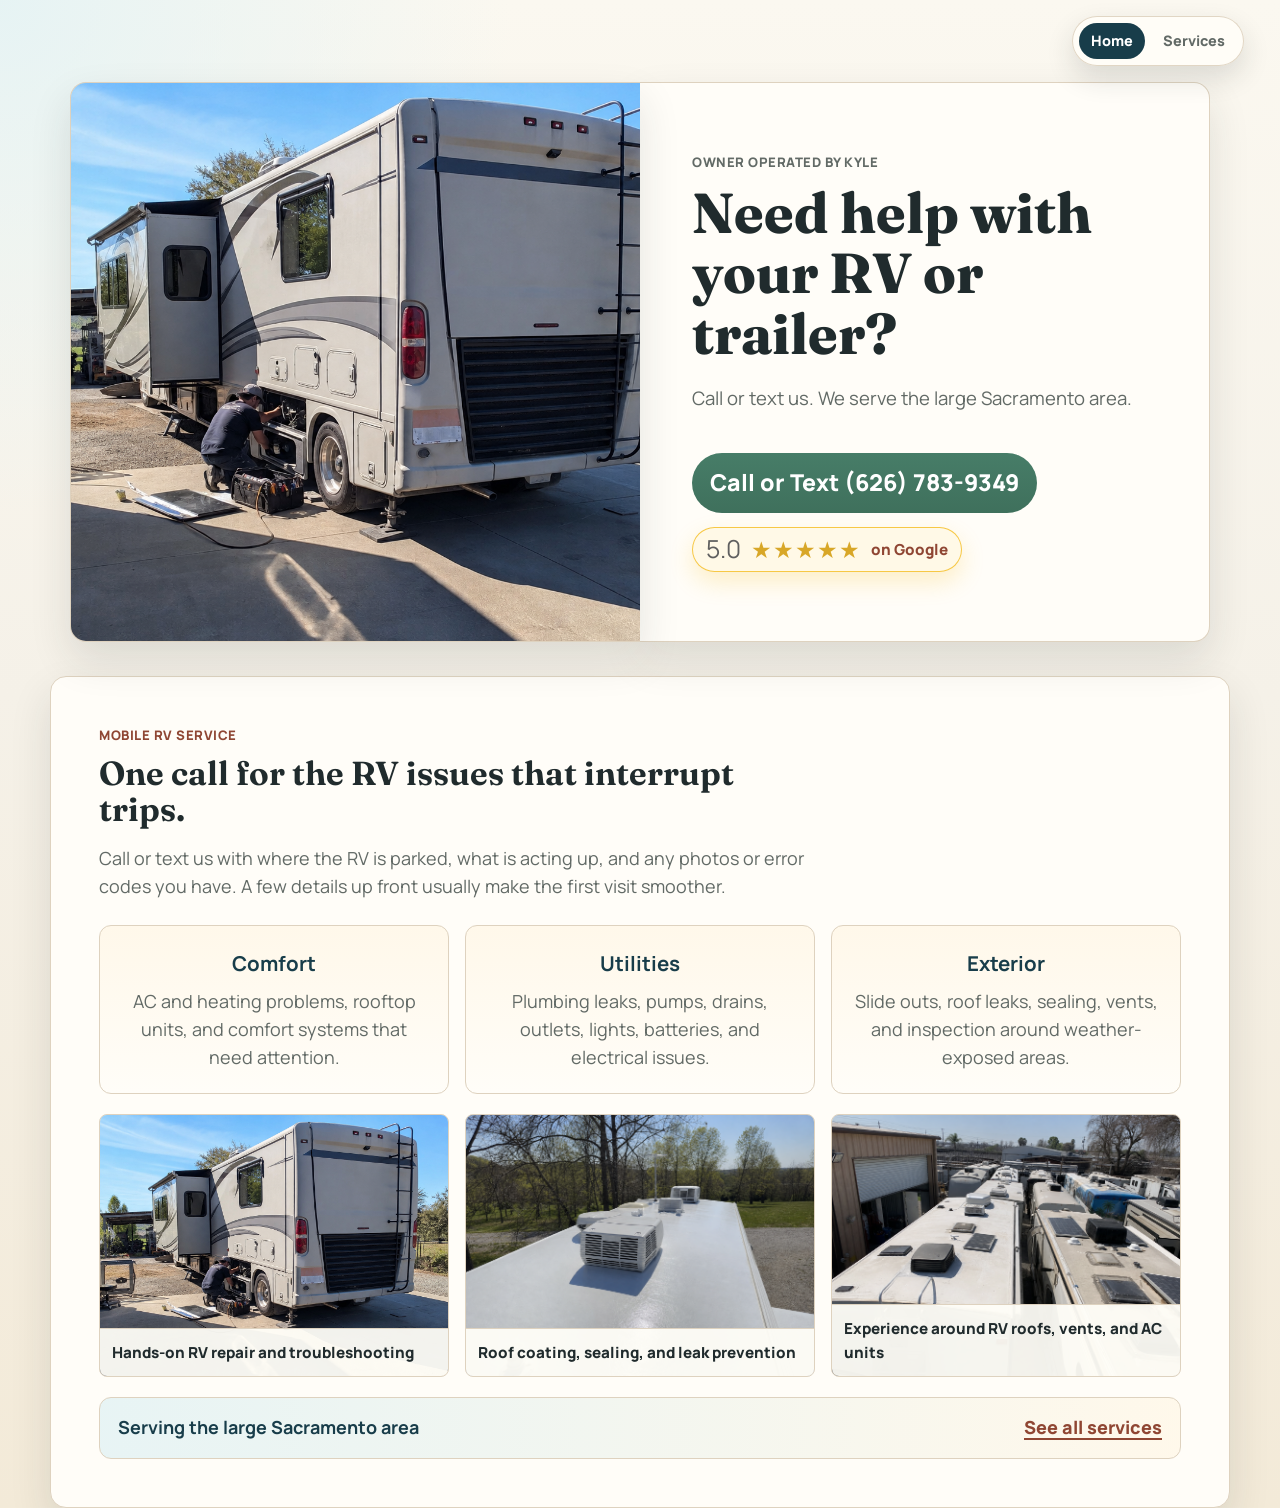
<file: index.html>
<!DOCTYPE html>
<html lang="en">
<head>
  <meta charset="UTF-8">
  <meta name="viewport" content="width=device-width, initial-scale=1.0">
  <title>RV EZ FIX | Mobile RV Repair in Sacramento</title>
  <meta name="description" content="RV EZ FIX is a mobile RV repair service owned by Kyle. Call for slide outs, AC, heating, plumbing, electrical, roof issues, and other RV repairs.">
  <link rel="preconnect" href="https://fonts.googleapis.com">
  <link rel="preconnect" href="https://fonts.gstatic.com" crossorigin>
  <link href="https://fonts.googleapis.com/css2?family=Fraunces:opsz,wght@9..144,650;9..144,750&family=Manrope:wght@400;500;600;700;800&display=swap" rel="stylesheet">
  <link rel="stylesheet" href="styles.css">
</head>
<body>
  <nav class="page-nav" aria-label="Page navigation">
    <a class="active" href="index.html">Home</a>
    <a href="services.html">Services</a>
  </nav>

  <main>
    <section class="hero">
      <figure class="hero-photo">
        <img src="assets/rv-shop-repair.png" alt="RV being repaired in a shop" onerror="this.style.display='none'">
      </figure>
      <div class="hero-note">
        <p class="kicker">Owner operated by Kyle</p>
        <h1>Need help with your RV or trailer?</h1>
        <p>Call or text us. We serve the large Sacramento area.</p>
        <div class="hero-actions">
          <a class="phone-button" href="tel:+16267839349">Call or Text (626) 783-9349</a>
          <a class="google-rating" href="https://www.google.com/maps/search/?api=1&query=RV%20EZ%20FIX%20mobile%20rv%20repair&query_place_id=ChIJzyVlwn_RmoAR7Ndyryuwh48" target="_blank" rel="noopener" aria-label="View RV EZ FIX 5.0 rating on Google">
            <span class="rating-number">5.0</span>
            <span class="rating-stars">&#9733;&#9733;&#9733;&#9733;&#9733;</span>
            <span class="rating-source">on Google</span>
          </a>
        </div>
      </div>
    </section>

    <section class="section feature-panel" aria-label="RV EZ FIX overview">
      <div class="section-heading">
        <p class="kicker">Mobile RV service</p>
        <h2>One call for the RV issues that interrupt trips.</h2>
        <p>Call or text us with where the RV is parked, what is acting up, and any photos or error codes you have. A few details up front usually make the first visit smoother.</p>
      </div>

      <div class="service-card-grid">
        <article>
          <h3>Comfort</h3>
          <p>AC and heating problems, rooftop units, and comfort systems that need attention.</p>
        </article>
        <article>
          <h3>Utilities</h3>
          <p>Plumbing leaks, pumps, drains, outlets, lights, batteries, and electrical issues.</p>
        </article>
        <article>
          <h3>Exterior</h3>
          <p>Slide outs, roof leaks, sealing, vents, and inspection around weather-exposed areas.</p>
        </article>
      </div>

      <div class="gallery-grid compact-photo-row">
        <figure>
          <img src="assets/rv-shop-repair.png" alt="RV repair work inside a shop" onerror="this.style.display='none'">
          <figcaption>Hands-on RV repair and troubleshooting</figcaption>
        </figure>
        <figure>
          <img src="assets/rv-roof-coating.png" alt="Freshly coated RV roof with AC units" onerror="this.style.display='none'">
          <figcaption>Roof coating, sealing, and leak prevention</figcaption>
        </figure>
        <figure>
          <img src="assets/rv-yard-rooftops.png" alt="Multiple RV roofs and service access view" onerror="this.style.display='none'">
          <figcaption>Experience around RV roofs, vents, and AC units</figcaption>
        </figure>
      </div>

      <div class="panel-footer">
        <strong>Serving the large Sacramento area</strong>
        <a href="services.html">See all services</a>
      </div>
    </section>
  </main>

</body>
</html>
</file>
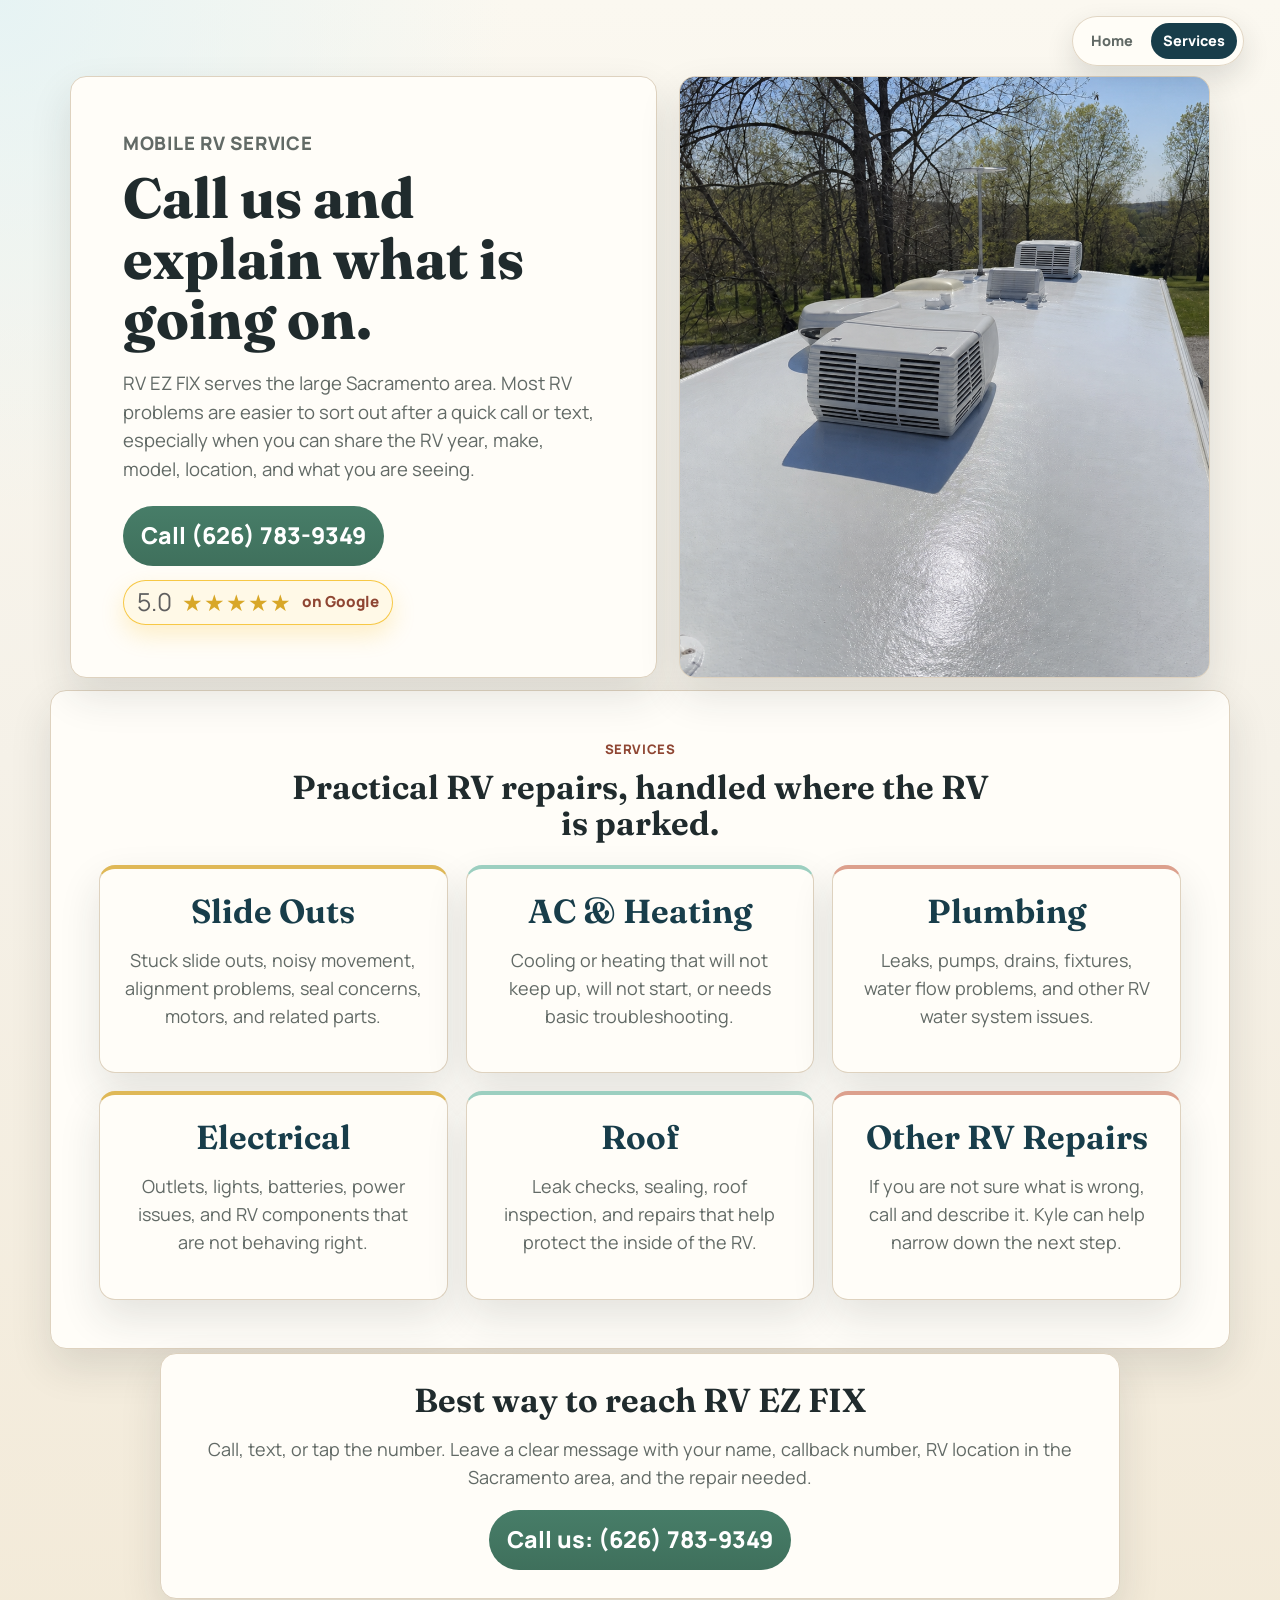
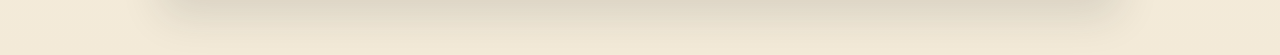
<file: services.html>
<!DOCTYPE html>
<html lang="en">
<head>
  <meta charset="UTF-8">
  <meta name="viewport" content="width=device-width, initial-scale=1.0">
  <title>Services | RV EZ FIX</title>
  <meta name="description" content="Mobile RV repair services from RV EZ FIX: slide outs, AC and heating, plumbing, electrical, roof work, and other RV repairs.">
  <link rel="preconnect" href="https://fonts.googleapis.com">
  <link rel="preconnect" href="https://fonts.gstatic.com" crossorigin>
  <link href="https://fonts.googleapis.com/css2?family=Fraunces:opsz,wght@9..144,650;9..144,750&family=Manrope:wght@400;500;600;700;800&display=swap" rel="stylesheet">
  <link rel="stylesheet" href="styles.css">
</head>
<body>
  <nav class="page-nav" aria-label="Page navigation">
    <a href="index.html">Home</a>
    <a class="active" href="services.html">Services</a>
  </nav>

  <main>
    <section class="services-hero">
      <div class="page-intro">
        <p class="kicker">Mobile RV service</p>
        <h1>Call us and explain what is going on.</h1>
        <p>RV EZ FIX serves the large Sacramento area. Most RV problems are easier to sort out after a quick call or text, especially when you can share the RV year, make, model, location, and what you are seeing.</p>
        <div class="hero-actions">
          <a class="phone-button" href="tel:+16267839349">Call (626) 783-9349</a>
          <a class="google-rating" href="https://www.google.com/maps/search/?api=1&query=RV%20EZ%20FIX%20mobile%20rv%20repair&query_place_id=ChIJzyVlwn_RmoAR7Ndyryuwh48" target="_blank" rel="noopener" aria-label="View RV EZ FIX 5.0 rating on Google">
            <span class="rating-number">5.0</span>
            <span class="rating-stars">&#9733;&#9733;&#9733;&#9733;&#9733;</span>
            <span class="rating-source">on Google</span>
          </a>
        </div>
      </div>
      <figure class="service-hero-photo">
        <img src="assets/rv-roof-coating.png" alt="Freshly sealed RV roof with AC units" onerror="this.style.display='none'">
      </figure>
    </section>

    <section class="section services-panel" aria-label="RV repair services">
      <div class="section-heading centered-heading">
        <p class="kicker">Services</p>
        <h2>Practical RV repairs, handled where the RV is parked.</h2>
      </div>
      <div class="services-list">
      <article>
        <h2>Slide Outs</h2>
        <p>Stuck slide outs, noisy movement, alignment problems, seal concerns, motors, and related parts.</p>
      </article>
      <article>
        <h2>AC & Heating</h2>
        <p>Cooling or heating that will not keep up, will not start, or needs basic troubleshooting.</p>
      </article>
      <article>
        <h2>Plumbing</h2>
        <p>Leaks, pumps, drains, fixtures, water flow problems, and other RV water system issues.</p>
      </article>
      <article>
        <h2>Electrical</h2>
        <p>Outlets, lights, batteries, power issues, and RV components that are not behaving right.</p>
      </article>
      <article>
        <h2>Roof</h2>
        <p>Leak checks, sealing, roof inspection, and repairs that help protect the inside of the RV.</p>
      </article>
      <article>
        <h2>Other RV Repairs</h2>
        <p>If you are not sure what is wrong, call and describe it. Kyle can help narrow down the next step.</p>
      </article>
      </div>
    </section>

    <section class="callout">
      <h2>Best way to reach RV EZ FIX</h2>
      <p>Call, text, or tap the number. Leave a clear message with your name, callback number, RV location in the Sacramento area, and the repair needed.</p>
      <a class="phone-button" href="tel:+16267839349">Call us: (626) 783-9349</a>
    </section>
  </main>

</body>
</html>
</file>
<file: styles.css>
:root {
  --bg: #f5f1e8;
  --surface: #fffdf8;
  --ink: #202b2d;
  --muted: #626a66;
  --line: #ded2bf;
  --accent: #b65f44;
  --accent-dark: #8f4633;
  --green: #3f705c;
  --navy: #183d4a;
  --sky: #e5f3f4;
  --sun: #dfb857;
  --gold: #d8a728;
  --shadow: 0 18px 42px rgba(36, 45, 43, 0.12);
}

* {
  box-sizing: border-box;
}

body {
  margin: 0;
  background:
    radial-gradient(circle at top left, rgba(229, 243, 244, 0.95), transparent 32rem),
    linear-gradient(180deg, #fbf8f0 0%, var(--bg) 46%, #f3ead8 100%);
  color: var(--ink);
  font-family: Manrope, Arial, Helvetica, sans-serif;
  font-size: 18px;
  line-height: 1.55;
}

img {
  display: block;
  max-width: 100%;
}

a {
  color: inherit;
}

.page-nav {
  align-items: center;
  background: rgba(255, 253, 248, 0.92);
  border: 1px solid rgba(222, 210, 191, 0.9);
  border-radius: 999px;
  box-shadow: 0 12px 28px rgba(36, 45, 43, 0.14);
  backdrop-filter: blur(10px);
  display: flex;
  gap: 6px;
  padding: 6px;
  position: fixed;
  right: clamp(14px, 3vw, 36px);
  top: 16px;
  z-index: 20;
}

.page-nav a {
  border-radius: 999px;
  color: var(--muted);
  font-size: 0.9rem;
  font-weight: 800;
  padding: 7px 12px;
  text-decoration: none;
}

.page-nav a:hover,
.page-nav a.active {
  background: var(--navy);
  color: #fff;
}

.hero,
.page-intro {
  margin: 0 auto;
  max-width: 1180px;
  padding: clamp(38px, 7vw, 82px) 20px 34px;
}

.services-hero {
  align-items: stretch;
  display: grid;
  gap: 22px;
  grid-template-columns: minmax(0, 1.05fr) minmax(320px, 0.95fr);
  margin: 0 auto;
  max-width: 1180px;
  padding: clamp(38px, 7vw, 76px) 20px 12px;
}

.hero {
  align-items: stretch;
  display: grid;
  gap: 0;
  grid-template-columns: minmax(0, 1fr) minmax(0, 1fr);
}

.page-intro {
  display: block;
}

.hero-note,
.quick-card,
.hero-photo,
.service-hero-photo,
.page-intro,
.notice-strip,
.service-bullets,
.services-list article,
.callout,
.service-area,
.work-gallery,
.feature-panel,
.services-panel {
  background: var(--surface);
  border: 1px solid var(--line);
  border-radius: 16px;
  box-shadow: var(--shadow);
}

.hero-note,
.page-intro {
  padding: clamp(28px, 5vw, 52px);
}

.hero-note {
  border-bottom-left-radius: 0;
  border-left: 0;
  border-top-left-radius: 0;
  display: flex;
  flex-direction: column;
  justify-content: center;
  box-shadow: var(--shadow);
}

.hero-photo {
  background: #e8dfcf;
  border-bottom-right-radius: 0;
  border-right: 0;
  border-top-right-radius: 0;
  margin: 0;
  min-height: clamp(360px, 44vw, 560px);
  overflow: hidden;
  position: relative;
}

.service-hero-photo {
  background: #e8dfcf;
  margin: 0;
  min-height: 420px;
  overflow: hidden;
  position: relative;
}

.service-hero-photo::before {
  align-items: center;
  color: #786745;
  content: "RV service photo";
  display: flex;
  font-family: Fraunces, Georgia, "Times New Roman", serif;
  font-size: 1.2rem;
  font-weight: 700;
  inset: 0;
  justify-content: center;
  position: absolute;
}

.service-hero-photo img {
  height: 100%;
  inset: 0;
  object-fit: cover;
  position: absolute;
  width: 100%;
  z-index: 1;
}

.hero-photo::before {
  align-items: center;
  color: #786745;
  content: "RV repair photo";
  display: flex;
  font-family: Fraunces, Georgia, "Times New Roman", serif;
  font-size: 1.2rem;
  font-weight: 700;
  inset: 0;
  justify-content: center;
  position: absolute;
}

.hero-photo img {
  height: 100%;
  inset: 0;
  object-fit: cover;
  position: absolute;
  width: 100%;
  z-index: 1;
}

.quick-card {
  align-self: start;
  padding: 24px;
}

.kicker {
  color: var(--accent-dark);
  font-size: 0.82rem;
  font-weight: 800;
  letter-spacing: 0.04em;
  margin: 0 0 10px;
  text-transform: uppercase;
}

h1,
h2 {
  font-family: Fraunces, Georgia, "Times New Roman", serif;
  line-height: 1.08;
}

h1 {
  font-size: clamp(2.25rem, 4.4vw, 4.15rem);
  font-weight: 750;
  margin: 0;
}

h2 {
  font-size: clamp(1.45rem, 2.6vw, 2.35rem);
  font-weight: 650;
  margin: 0 0 12px;
}

.hero-note p,
.page-intro p,
.quick-card p,
.notice-strip p,
.service-area p,
.callout p,
.services-list p,
.section-heading + p {
  color: var(--muted);
}

.hero-note p:not(.kicker),
.page-intro p {
  font-size: 1.16rem;
  max-width: 760px;
}

.hero-actions {
  align-items: center;
  display: flex;
  flex-wrap: wrap;
  gap: 14px;
  margin-top: 22px;
}

.phone-button {
  background: linear-gradient(180deg, #477d68, var(--green));
  border-radius: 999px;
  color: #fff;
  display: inline-block;
  font-size: clamp(1.08rem, 2.4vw, 1.45rem);
  font-weight: 900;
  padding: 12px 18px;
  text-decoration: none;
}

.phone-button:hover {
  background: #2d5142;
}

.rating-badge,
.google-rating {
  align-items: center;
  background: #fff;
  border: 1px solid var(--line);
  border-radius: 999px;
  display: inline-flex;
  gap: 10px;
  padding: 9px 13px;
}

.google-rating {
  background: #fff9e7;
  border-color: rgba(244, 180, 0, 0.7);
  box-shadow: 0 10px 24px rgba(244, 180, 0, 0.2);
  color: var(--ink);
  text-decoration: none;
}

.rating-badge span,
.rating-number {
  color: #5f5f5f;
  font-size: 1.55rem;
  line-height: 1;
}

.rating-badge strong,
.rating-stars {
  color: var(--gold);
  font-size: 1.45rem;
  letter-spacing: 1px;
  line-height: 1;
}

.rating-source {
  color: var(--accent-dark);
  font-size: 0.95rem;
  font-weight: 900;
  white-space: nowrap;
}

.quick-card h2,
.services-list h2 {
  color: var(--navy);
}

.quick-card p {
  margin: 12px 0;
}

.quick-card a {
  color: var(--accent);
  font-weight: 900;
}

.notice-strip {
  margin: 10px auto 0;
  max-width: 1140px;
  padding: 18px 22px;
}

.notice-strip p {
  font-family: Manrope, Arial, Helvetica, sans-serif;
  font-size: 1.24rem;
  font-weight: 700;
  margin: 0;
}

.section {
  margin: 0 auto;
  max-width: 1180px;
  padding: 34px 20px;
}

.section-heading {
  margin-bottom: 24px;
}

.section-heading h2 {
  max-width: 720px;
}

.section-heading p:not(.kicker) {
  color: var(--muted);
  max-width: 760px;
}

.centered-heading {
  text-align: center;
}

.centered-heading h2,
.centered-heading p {
  margin-left: auto;
  margin-right: auto;
}

.feature-panel,
.services-panel {
  padding: clamp(28px, 5vw, 48px);
}

.service-card-grid {
  display: grid;
  gap: 16px;
  grid-template-columns: repeat(3, 1fr);
  margin-bottom: 20px;
}

.service-card-grid article {
  background: linear-gradient(180deg, #fff8ea, #fffdf8);
  border: 1px solid var(--line);
  border-radius: 12px;
  padding: 22px;
  text-align: center;
}

.service-card-grid h3 {
  color: var(--navy);
  font-size: 1.28rem;
  margin: 0 0 8px;
}

.service-card-grid p {
  color: var(--muted);
  margin: 0;
}

.panel-footer {
  align-items: center;
  background: linear-gradient(90deg, rgba(229, 243, 244, 0.9), rgba(255, 248, 234, 0.95));
  border: 1px solid var(--line);
  border-radius: 12px;
  display: flex;
  flex-wrap: wrap;
  gap: 14px;
  justify-content: space-between;
  margin-top: 20px;
  padding: 16px 18px;
}

.panel-footer strong {
  color: var(--navy);
}

.panel-footer a {
  color: var(--accent-dark);
  font-weight: 900;
  text-decoration-thickness: 2px;
  text-underline-offset: 4px;
}

.two-column,
.service-area {
  display: grid;
  gap: 28px;
  grid-template-columns: minmax(0, 0.8fr) minmax(0, 1.2fr);
}

.service-bullets,
.service-area {
  margin-top: 0;
  padding: 26px 30px;
}

.service-bullets {
  padding-left: 46px;
}

.service-bullets li {
  margin: 0 0 12px;
}

.work-gallery {
  padding: 28px;
}

.compact-gallery {
  padding-top: 28px;
}

.gallery-grid {
  display: grid;
  gap: 16px;
  grid-template-columns: repeat(3, 1fr);
}

.compact-photo-row {
  margin-top: 18px;
}

.gallery-grid figure {
  background: #eee4d4;
  border: 1px solid var(--line);
  border-radius: 8px;
  margin: 0;
  min-height: 250px;
  overflow: hidden;
  position: relative;
}

.gallery-grid figure::before {
  align-items: center;
  color: #786745;
  content: "Add job photo";
  display: flex;
  font-family: Fraunces, Georgia, "Times New Roman", serif;
  font-weight: 700;
  inset: 0;
  justify-content: center;
  padding-bottom: 48px;
  position: absolute;
  text-align: center;
}

.gallery-grid img {
  aspect-ratio: 4 / 3;
  height: 100%;
  object-fit: cover;
  position: relative;
  width: 100%;
  z-index: 1;
}

.gallery-grid figcaption {
  background: rgba(255, 254, 248, 0.94);
  border-top: 1px solid var(--line);
  bottom: 0;
  color: var(--ink);
  font-size: 0.95rem;
  font-weight: 800;
  left: 0;
  padding: 12px;
  position: absolute;
  right: 0;
  z-index: 2;
}

.services-list {
  display: grid;
  gap: 18px;
  grid-template-columns: repeat(3, 1fr);
}

.services-list article {
  background: var(--surface);
  padding: 24px;
  text-align: center;
}

.services-list article:nth-child(3n + 1) {
  border-top: 4px solid var(--sun);
}

.services-list article:nth-child(3n + 2) {
  border-top: 4px solid #9ccfc0;
}

.services-list article:nth-child(3n) {
  border-top: 4px solid #dca08d;
}

.callout {
  margin: 4px auto 56px;
  max-width: 960px;
  padding: 28px;
  text-align: center;
}

@media (max-width: 820px) {
  .hero,
  .services-hero,
  .two-column,
  .service-area,
  .services-list,
  .gallery-grid,
  .service-card-grid {
    grid-template-columns: 1fr;
  }

  .hero {
    display: grid;
  }

  .hero-note,
  .hero-photo {
    border: 1px solid var(--line);
    border-radius: 12px;
  }

  .hero-note {
    border-top-left-radius: 0;
    border-top-right-radius: 0;
  }

  .hero-photo {
    border-bottom: 0;
    border-bottom-left-radius: 0;
    border-bottom-right-radius: 0;
  }

  .page-intro {
    display: block;
  }

  .service-hero-photo {
    min-height: 320px;
  }

  .gallery-grid figure {
    min-height: 320px;
  }
}

@media (max-width: 480px) {
  body {
    font-size: 16px;
  }

  .page-nav {
    left: 50%;
    right: auto;
    transform: translateX(-50%);
  }

  .phone-button {
    width: 100%;
    text-align: center;
  }

  .rating-badge {
    justify-content: center;
    width: 100%;
  }

  .google-rating {
    justify-content: center;
    width: 100%;
  }
}
</file>
